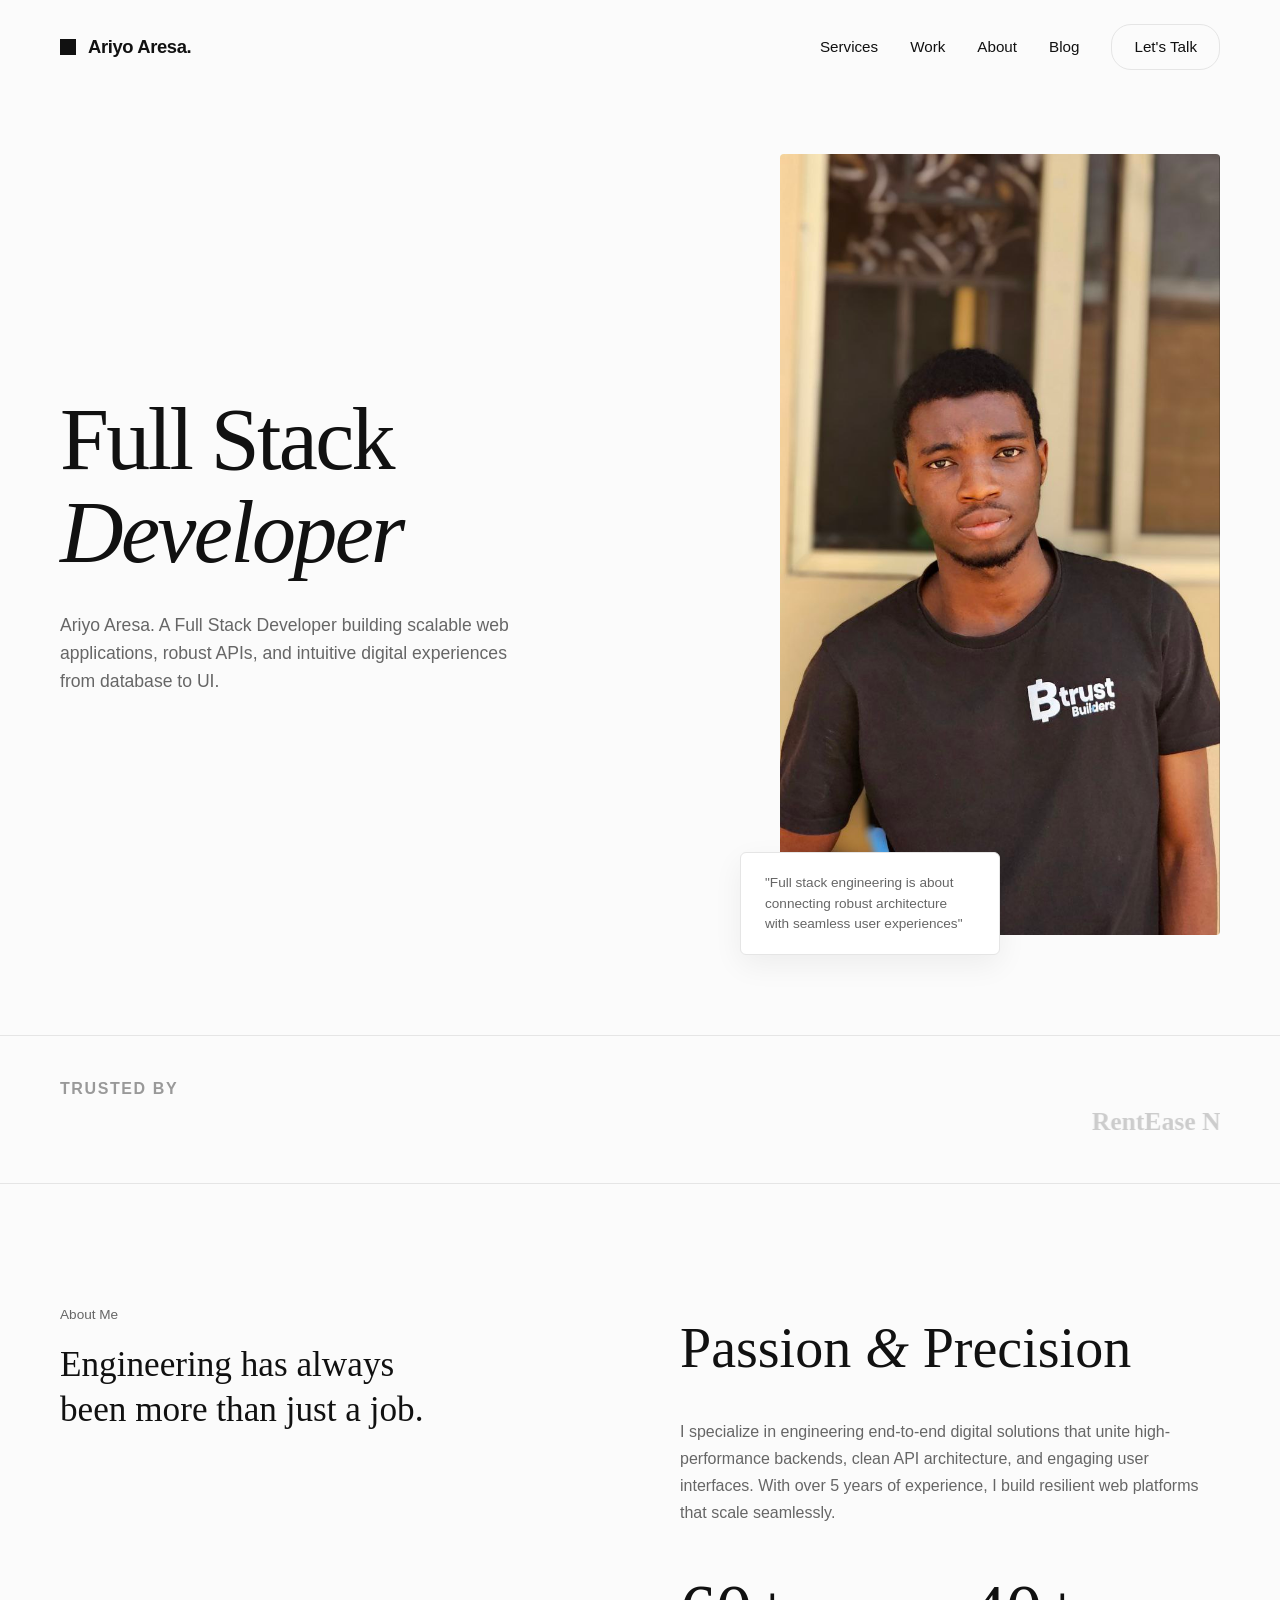
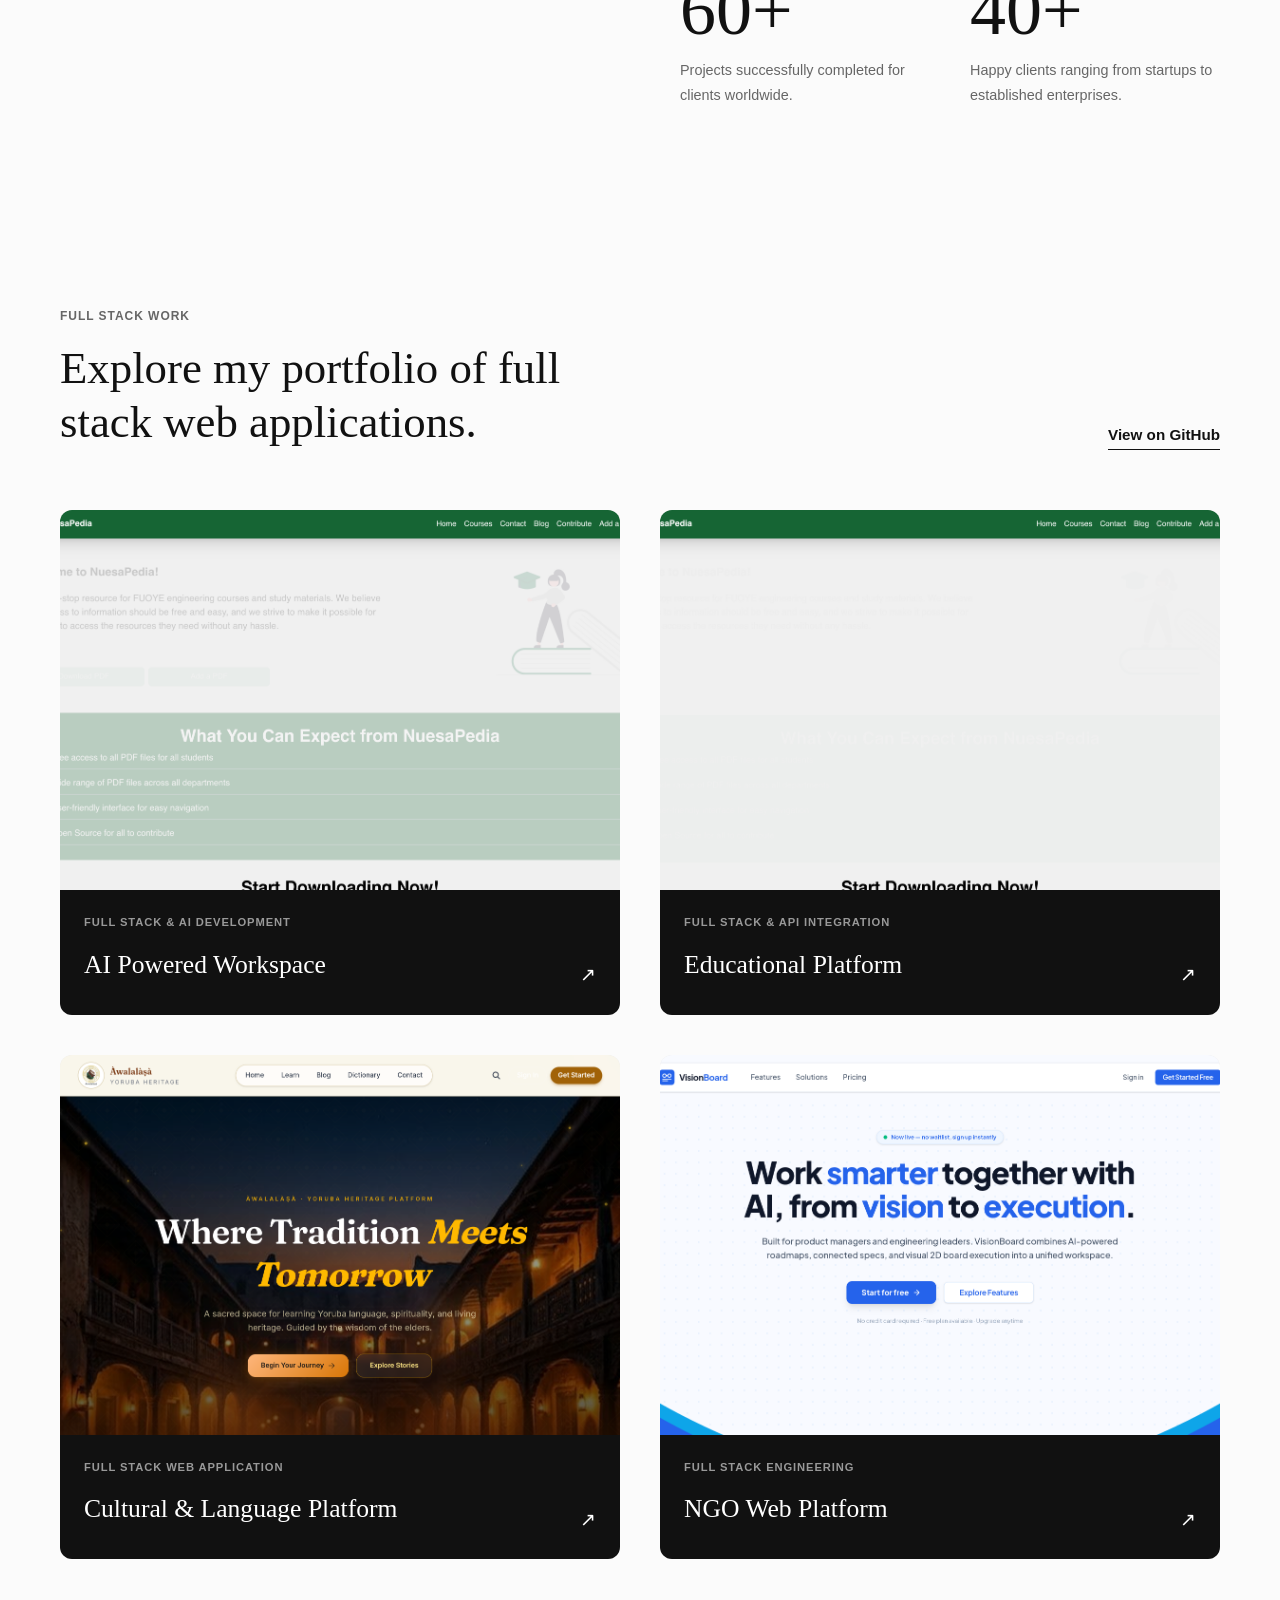
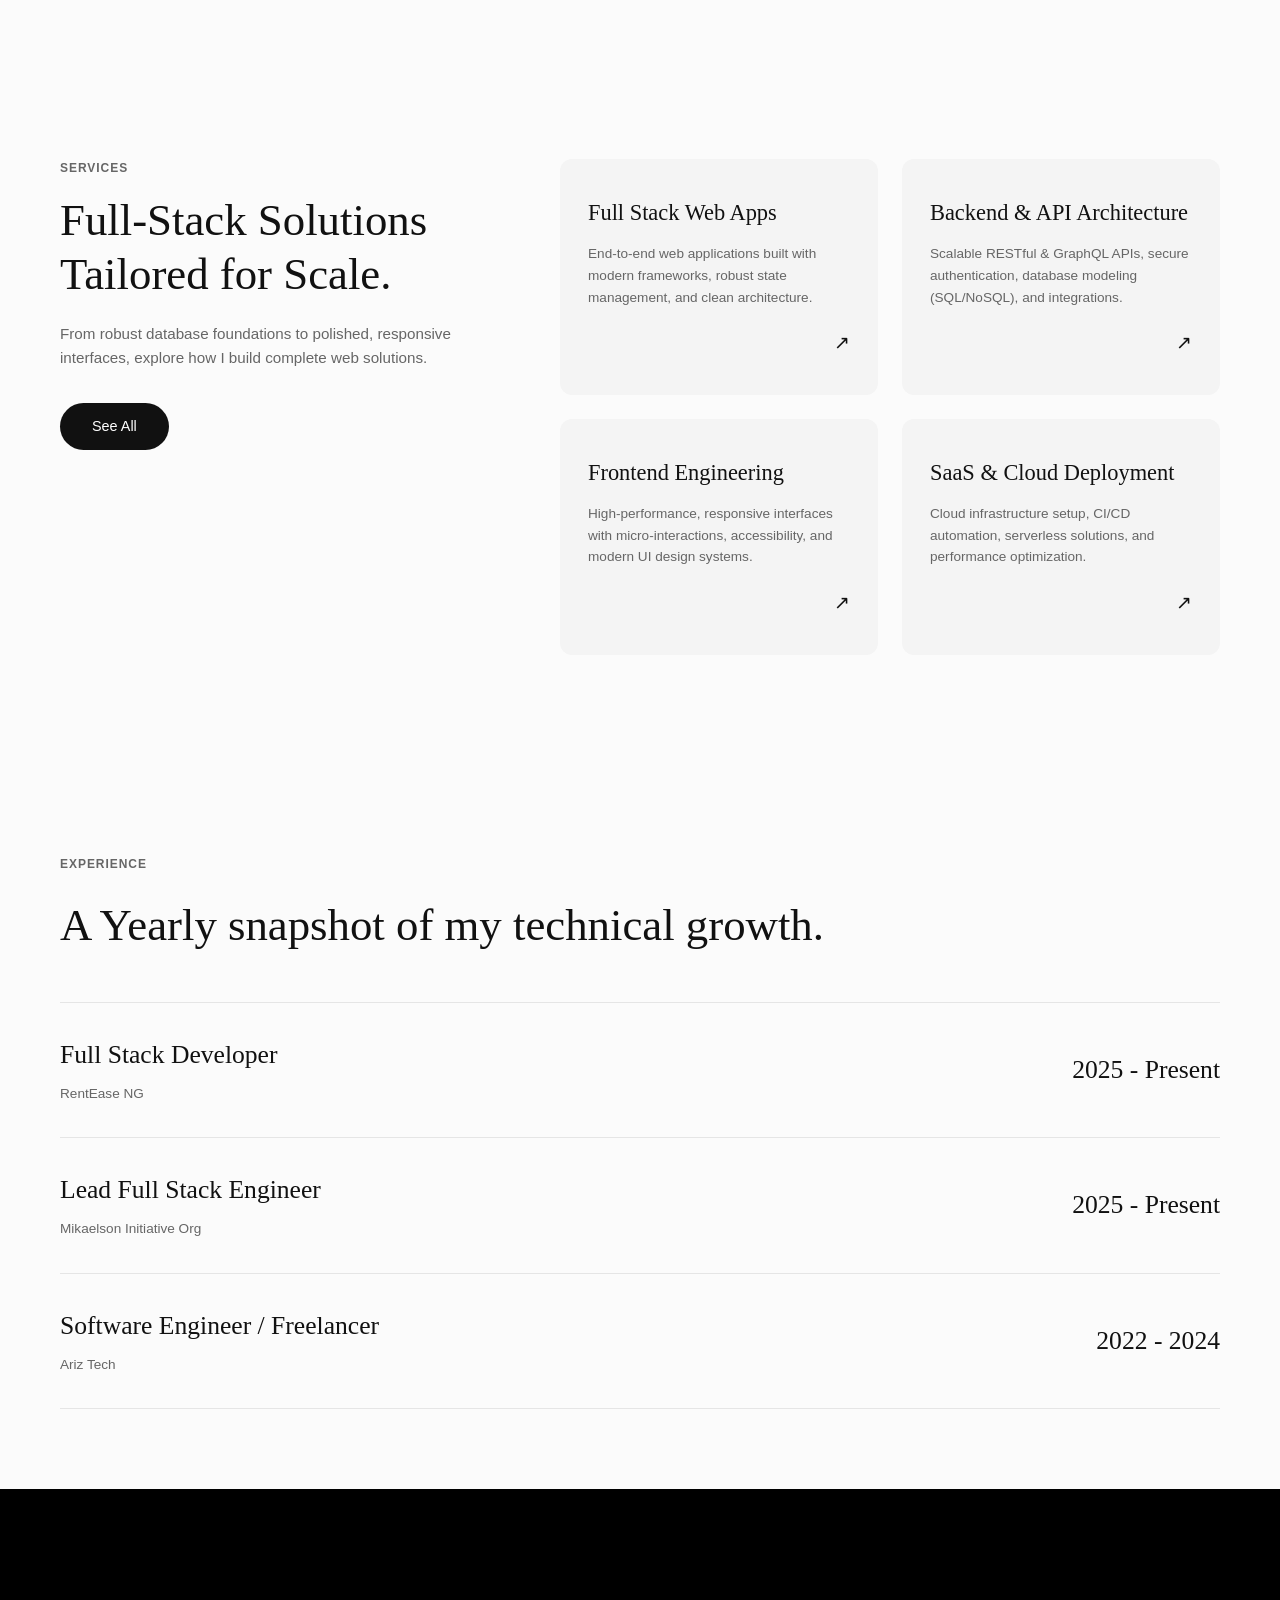
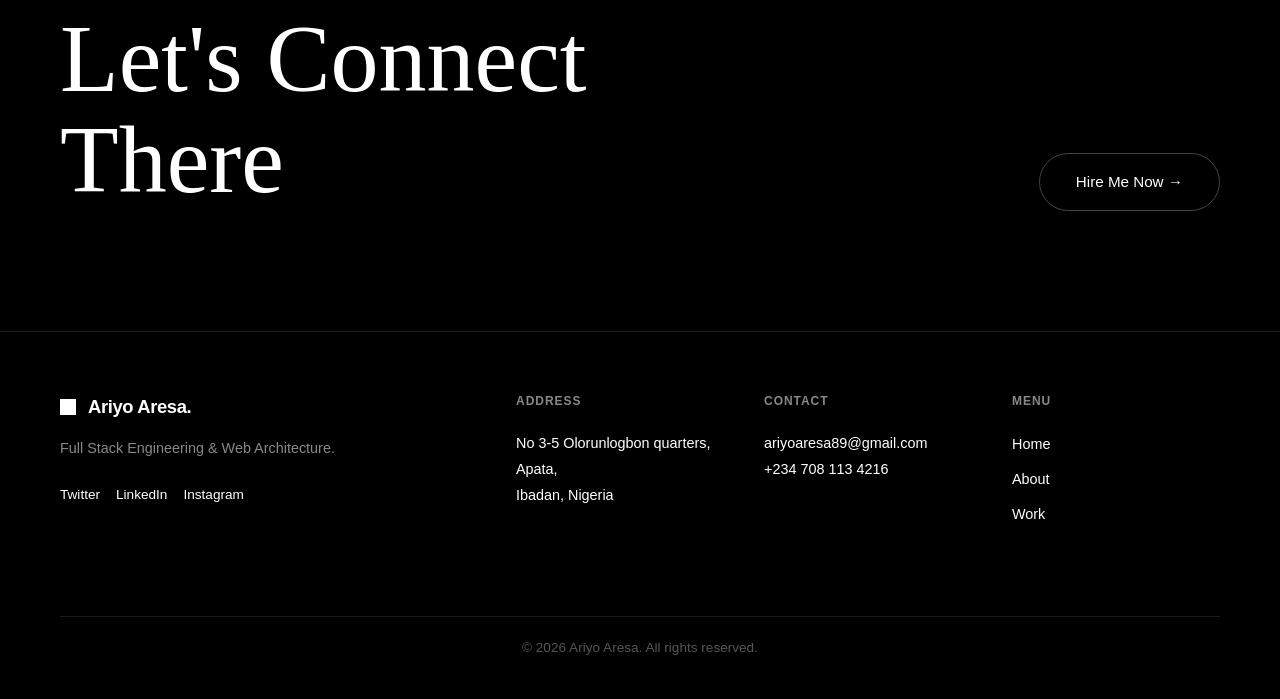
<file: index.html>
<!DOCTYPE html>
<html lang="en">
<head>
    <meta charset="UTF-8">
    <meta name="viewport" content="width=device-width, initial-scale=1.0">
    <title>Ariyo Aresa - Full Stack Developer</title>
    <link rel="stylesheet" href="styles.css">
</head>
<body>

    <header class="navbar">
        <div class="logo">
            <span class="logo-box"></span>
            <span class="logo-text">Ariyo Aresa.</span>
        </div>
        <nav class="nav-links">
            <a href="#services">Services</a>
            <a href="#work">Work</a>
            <a href="#about">About</a>
            <a href="#blog">Blog</a>
            <a href="#contact" class="btn-talk">Let's Talk</a>
        </nav>
    </header>

    <main>
        <section class="hero-section">
            <div class="hero-text">
                <h1 class="hero-title">
                    Full Stack<br>
                    <em>Developer</em>
                </h1>
                <p class="hero-description">
                    Ariyo Aresa. A Full Stack Developer building scalable web applications, robust APIs, and intuitive digital experiences from database to UI.
                </p>
            </div>
            <div class="hero-image-container">
                <div class="image-wrapper">
                    <img src="images/images 7 (1).jpg" alt="Ariyo Aresa" class="hero-img">
                    <div class="quote-card">
                        <p>"Full stack engineering is about connecting robust architecture with seamless user experiences"</p>
                    </div>
                </div>
            </div>
        </section>

        <section class="trusted-section">
             <p><span class="section-label">TRUSTED BY</span></p>

            <marquee class="logos-ticker" behavior="scroll" direct="left">
                <span class="client-logo">RentEase NG</span>
                <span class="client-logo active">Mikaelson Initiative Org</span>
                <span class="client-logo">Basecrow</span>
                <span class="client-logo">OAHS OSA</span>
                <span class="client-logo">RentEase</span>
            </marquee>
            </div>
        </section>

        <section id="about" class="about-section">
            <div class="about-grid">
                <div class="about-left">
                    <span class="sub-tag">About Me</span>
                    <h2>Engineering has always been more than just a job.</h2>
                </div>
                <div class="about-right">
                    <h2 class="serif-heading">Passion <em>&</em> Precision</h2>
                    <p>I specialize in engineering end-to-end digital solutions that unite high-performance backends, clean API architecture, and engaging user interfaces. With over 5 years of experience, I build resilient web platforms that scale seamlessly.</p>
                    
                    <div class="stats-grid">
                        <div class="stat-item">
                            <h3>60+</h3>
                            <p>Projects successfully completed for clients worldwide.</p>
                        </div>
                        <div class="stat-item">
                            <h3>40+</h3>
                            <p>Happy clients ranging from startups to established enterprises.</p>
                        </div>
                    </div>
                </div>
            </div>
        </section>

        <section id="work" class="work-section">
            <div class="section-header">
                <div>
                    <span class="section-tag">FULL STACK WORK</span>
                    <h2 class="serif-title">Explore my portfolio of full stack web applications.</h2>
                </div>
                <a href="https://github.com" target="_blank" rel="noopener noreferrer" class="link-github">View on GitHub</a>
            </div>

            <div class="projects-grid">
                <article class="project-card">
                    <div class="project-preview">
                        <img src="images/images 7 (2).png" alt="AI Powered Workspace Preview">
                    </div>
                    <div class="project-info">
                        <span class="project-category">FULL STACK & AI DEVELOPMENT</span>
                        <div class="project-title-row">
                            <h3>AI Powered Workspace</h3>
                            <span class="arrow-icon">↗</span>
                        </div>
                    </div>
                </article>

                <article class="project-card">
                    <div class="project-preview">
                        <img src="images/images 7 (5).png" alt="Educational Platform Preview">
                    </div>
                    <div class="project-info">
                        <span class="project-category">FULL STACK & API INTEGRATION</span>
                        <div class="project-title-row">
                            <h3>Educational Platform</h3>
                            <span class="arrow-icon">↗</span>
                        </div>
                    </div>
                </article>

                <article class="project-card">
                    <div class="project-preview">
                        <img src="images/images 7 (3).png" alt="Cultural & Language Platform Preview">
                    </div>
                    <div class="project-info">
                        <span class="project-category">FULL STACK WEB APPLICATION</span>
                        <div class="project-title-row">
                            <h3>Cultural & Language Platform</h3>
                            <span class="arrow-icon">↗</span>
                        </div>
                    </div>
                </article>

                <article class="project-card">
                    <div class="project-preview">
                        <img src="images/images 7 (4).png" alt="NGO Web Platform Preview">
                    </div>
                    <div class="project-info">
                        <span class="project-category">FULL STACK ENGINEERING</span>
                        <div class="project-title-row">
                            <h3>NGO Web Platform</h3>
                            <span class="arrow-icon">↗</span>
                        </div>
                    </div>
                </article>
            </div>
        </section>

        <section id="services" class="services-section">
            <div class="services-sidebar">
                <span class="section-tag">SERVICES</span>
                <h2>Full-Stack Solutions Tailored for Scale.</h2>
                <p>From robust database foundations to polished, responsive interfaces, explore how I build complete web solutions.</p>
                <a href="#contact" class="btn-black">See All</a>
            </div>

            <div class="services-grid">
                <div class="service-card">
                    <h3>Full Stack Web Apps</h3>
                    <p>End-to-end web applications built with modern frameworks, robust state management, and clean architecture.</p>
                    <span class="arrow-icon">↗</span>
                </div>
                <div class="service-card">
                    <h3>Backend & API Architecture</h3>
                    <p>Scalable RESTful & GraphQL APIs, secure authentication, database modeling (SQL/NoSQL), and integrations.</p>
                    <span class="arrow-icon">↗</span>
                </div>
                <div class="service-card">
                    <h3>Frontend Engineering</h3>
                    <p>High-performance, responsive interfaces with micro-interactions, accessibility, and modern UI design systems.</p>
                    <span class="arrow-icon">↗</span>
                </div>
                <div class="service-card">
                    <h3>SaaS & Cloud Deployment</h3>
                    <p>Cloud infrastructure setup, CI/CD automation, serverless solutions, and performance optimization.</p>
                    <span class="arrow-icon">↗</span>
                </div>
            </div>
        </section>

        <section class="experience-section">
            <span class="section-tag">EXPERIENCE</span>
            <h2>A Yearly snapshot of my technical growth.</h2>

            <div class="experience-list">
                <div class="experience-item">
                    <div class="role-details">
                        <h3>Full Stack Developer</h3>
                        <span class="company">RentEase NG</span>
                    </div>
                    <div class="period">2025 - Present</div>
                </div>

                <div class="experience-item">
                    <div class="role-details">
                        <h3>Lead Full Stack Engineer</h3>
                        <span class="company">Mikaelson Initiative Org</span>
                    </div>
                    <div class="period">2025 - Present</div>
                </div>

                <div class="experience-item">
                    <div class="role-details">
                        <h3>Software Engineer / Freelancer</h3>
                        <span class="company">Ariz Tech</span>
                    </div>
                    <div class="period">2022 - 2024</div>
                </div>
            </div>
        </section>

        <section id="contact" class="cta-section">
            <div class="cta-content">
                <h2>Let's Connect<br>There</h2>
                <a href="mailto:ariyoaresa89@gmail.com" class="btn-outline-light">Hire Me Now &rarr;</a>
            </div>
        </section>
    </main>

    <footer class="footer">
        <div class="footer-grid">
            <div class="footer-brand">
                <div class="logo">
                    <span class="logo-box white"></span>
                    <span class="logo-text white">Ariyo Aresa.</span>
                </div>
                <p>Full Stack Engineering & Web Architecture.</p>
                <div class="social-links">
                    <a href="https://twitter.com" target="_blank" rel="noopener noreferrer">Twitter</a>
                    <a href="https://linkedin.com" target="_blank" rel="noopener noreferrer">LinkedIn</a>
                    <a href="https://instagram.com" target="_blank" rel="noopener noreferrer">Instagram</a>
                </div>
            </div>

            <div class="footer-column">
                <h4>ADDRESS</h4>
                <p>No 3-5 Olorunlogbon quarters, Apata,<br>Ibadan, Nigeria</p>
            </div>

            <div class="footer-column">
                <h4>CONTACT</h4>
                <p><a href="mailto:ariyoaresa89@gmail.com">ariyoaresa89@gmail.com</a></p>
                <p><a href="tel:+2347081134216">+234 708 113 4216</a></p>
            </div>

            <div class="footer-column">
                <h4>MENU</h4>
                <ul>
                    <li><a href="#">Home</a></li>
                    <li><a href="#about">About</a></li>
                    <li><a href="#work">Work</a></li>
                </ul>
            </div>
        </div>

        <div class="footer-bottom">
            <p>&copy; 2026 Ariyo Aresa. All rights reserved.</p>
        </div>
    </footer>

</body>
</html>
</file>
<file: styles.css>
*, *::before, *::after {
    margin: 0;
    padding: 0;
    box-sizing: border-box;
}

:root {
    --bg-main: #fbfbfb;
    --bg-card: #ffffff;
    --bg-dark: #000000;
    --text-primary: #111111;
    --text-muted: #666666;
    --text-light: #999999;
    --border-color: #e5e5e5;
    --font-sans: -apple-system, BlinkMacSystemFont, "Segoe UI", Roboto, Helvetica, Arial, sans-serif;
    --font-serif: "Playfair Display", Georgia, "Times New Roman", serif;
}

html {
    scroll-behavior: smooth;
}

body {
    background-color: var(--bg-main);
    color: var(--text-primary);
    font-family: var(--font-sans);
    line-height: 1.6;
    -webkit-font-smoothing: antialiased;
}

.navbar {
    display: flex;
    justify-content: space-between;
    align-items: center;
    padding: 24px 60px;
    background-color: var(--bg-main);
    position: sticky;
    top: 0;
    z-index: 100;
}

.logo {
    display: flex;
    align-items: center;
    gap: 12px;
}

.logo-box {
    width: 16px;
    height: 16px;
    background-color: var(--text-primary);
    display: inline-block;
}

.logo-box.white {
    background-color: #ffffff;
}

.logo-text {
    font-size: 1.15rem;
    font-weight: 700;
    letter-spacing: -0.02em;
}

.logo-text.white {
    color: #ffffff;
}

.nav-links {
    display: flex;
    align-items: center;
    gap: 32px;
}

.nav-links a {
    text-decoration: none;
    color: var(--text-primary);
    font-size: 0.95rem;
    font-weight: 500;
    transition: opacity 0.2s ease;
}

.nav-links a:hover {
    opacity: 0.6;
}

.btn-talk {
    border: 1px solid var(--border-color);
    padding: 10px 22px;
    border-radius: 20px;
    background-color: transparent;
}

.btn-talk:hover {
    background-color: var(--text-primary);
    color: #ffffff !important;
}

.hero-section {
    display: grid;
    grid-template-columns: 1.1fr 0.9fr;
    gap: 40px;
    padding: 60px 60px 100px 60px;
    align-items: center;
}

.hero-title {
    font-family: var(--font-serif);
    font-size: 5.5rem;
    line-height: 1.05;
    font-weight: 400;
    letter-spacing: -0.03em;
    margin-bottom: 32px;
}

.hero-title em {
    font-style: italic;
}

.hero-description {
    font-size: 1.1rem;
    color: var(--text-muted);
    max-width: 460px;
    line-height: 1.6;
}

.hero-image-container {
    position: relative;
    display: flex;
    justify-content: flex-end;
}

.image-wrapper {
    position: relative;
    width: 100%;
    max-width: 440px;
}

.hero-img {
    width: 100%;
    height: auto;
    border-radius: 4px;
    object-fit: cover;
    display: block;
}

.quote-card {
    position: absolute;
    bottom: -20px;
    left: -40px;
    background-color: #ffffff;
    padding: 20px 24px;
    border-radius: 6px;
    max-width: 260px;
    box-shadow: 0 10px 30px rgba(0,0,0,0.06);
    border: 1px solid var(--border-color);
}

.quote-card p {
    font-size: 0.85rem;
    color: var(--text-muted);
    line-height: 1.5;
}

.trusted-section {
    padding: 40px 60px;
    border-top: 1px solid var(--border-color);
    border-bottom: 1px solid var(--border-color);
    align-items: center;
    overflow-x: hidden;
}

.section-label {
    
    font-weight: 600;
    color: var(--text-light);
    letter-spacing: 0.1em;
    white-space: nowrap;
}

.logos-ticker {
    display: flex;
    align-items: center;
    justify-content: space-between;
    width: 100%;
    gap: 30px;
}

.client-logo {
    font-family: var(--font-serif);
    font-size: 1.6rem;
    color: #cccccc;
    font-weight: 700;
    white-space: nowrap;
}

.client-logo.active {
    color: var(--text-primary);
}

.about-section {
    padding: 120px 60px;
}

.about-grid {
    display: grid;
    grid-template-columns: 1fr 1fr;
    gap: 80px;
}

.sub-tag {
    font-size: 0.85rem;
    color: var(--text-muted);
    display: block;
    margin-bottom: 16px;
}

.about-left h2 {
    font-family: var(--font-serif);
    font-size: 2.2rem;
    font-weight: 400;
    line-height: 1.3;
    max-width: 380px;
}

.about-right .serif-heading {
    font-family: var(--font-serif);
    font-size: 3.5rem;
    font-weight: 400;
    margin-bottom: 24px;
}

.about-right p {
    color: var(--text-muted);
    font-size: 1rem;
    line-height: 1.7;
    margin-bottom: 48px;
}

.stats-grid {
    display: grid;
    grid-template-columns: 1fr 1fr;
    gap: 40px;
}

.stat-item h3 {
    font-family: var(--font-serif);
    font-size: 4.5rem;
    font-weight: 400;
    line-height: 1;
    margin-bottom: 12px;
}

.stat-item p {
    font-size: 0.9rem;
    color: var(--text-muted);
    margin-bottom: 0;
}

.work-section {
    padding: 80px 60px;
}

.section-tag {
    font-size: 0.75rem;
    font-weight: 700;
    letter-spacing: 0.08em;
    color: var(--text-muted);
    display: block;
    margin-bottom: 16px;
}

.section-header {
    display: flex;
    justify-content: space-between;
    align-items: flex-end;
    margin-bottom: 60px;
}

.serif-title {
    font-family: var(--font-serif);
    font-size: 2.8rem;
    font-weight: 400;
    max-width: 550px;
    line-height: 1.2;
}

.link-github {
    color: var(--text-primary);
    text-decoration: none;
    font-weight: 600;
    font-size: 0.95rem;
    border-bottom: 1px solid var(--text-primary);
    padding-bottom: 2px;
}

.projects-grid {
    display: grid;
    grid-template-columns: 1fr 1fr;
    gap: 40px;
}

.project-card {
    background-color: #eaeaea;
    border-radius: 12px;
    overflow: hidden;
    cursor: pointer;
    transition: transform 0.3s ease;
}

.project-card:hover {
    transform: translateY(-4px);
}

.project-preview {
    width: 100%;
    height: 380px;
    background-color: #d1d1d1;
}

.project-preview img {
    width: 100%;
    height: 100%;
    object-fit: cover;
}

.project-info {
    padding: 24px;
    background-color: #111111;
    color: #ffffff;
}

.project-category {
    font-size: 0.7rem;
    font-weight: 600;
    letter-spacing: 0.08em;
    color: #999999;
    display: block;
    margin-bottom: 8px;
}

.project-title-row {
    display: flex;
    justify-content: space-between;
    align-items: center;
}

.project-title-row h3 {
    font-family: var(--font-serif);
    font-size: 1.6rem;
    font-weight: 400;
}

.services-section {
    padding: 120px 60px;
    display: grid;
    grid-template-columns: 0.8fr 1.2fr;
    gap: 60px;
}

.services-sidebar h2 {
    font-family: var(--font-serif);
    font-size: 2.8rem;
    font-weight: 400;
    line-height: 1.2;
    margin-bottom: 20px;
}

.services-sidebar p {
    color: var(--text-muted);
    margin-bottom: 32px;
    font-size: 0.95rem;
}

.btn-black {
    display: inline-block;
    background-color: var(--text-primary);
    color: #ffffff;
    padding: 12px 32px;
    border-radius: 24px;
    text-decoration: none;
    font-size: 0.9rem;
    font-weight: 500;
}

.services-grid {
    display: grid;
    grid-template-columns: 1fr 1fr;
    gap: 24px;
}

.service-card {
    background-color: #f4f4f4;
    padding: 36px 28px;
    border-radius: 12px;
    position: relative;
    display: flex;
    flex-direction: column;
    justify-content: space-between;
    min-height: 200px;
}

.service-card h3 {
    font-family: var(--font-serif);
    font-size: 1.4rem;
    font-weight: 400;
    margin-bottom: 12px;
}

.service-card p {
    font-size: 0.85rem;
    color: var(--text-muted);
    line-height: 1.6;
}

.arrow-icon {
    align-self: flex-end;
    font-size: 1.2rem;
    margin-top: 20px;
}

.experience-section {
    padding: 80px 60px;
}

.experience-section h2 {
    font-family: var(--font-serif);
    font-size: 2.8rem;
    font-weight: 400;
    margin-bottom: 40px;
}

.experience-list {
    border-top: 1px solid var(--border-color);
}

.experience-item {
    display: flex;
    justify-content: space-between;
    align-items: center;
    padding: 32px 0;
    border-bottom: 1px solid var(--border-color);
}

.experience-item h3 {
    font-family: var(--font-serif);
    font-size: 1.6rem;
    font-weight: 400;
    margin-bottom: 4px;
}

.experience-item .company {
    font-size: 0.85rem;
    color: var(--text-muted);
}

.experience-item .period {
    font-family: var(--font-serif);
    font-size: 1.6rem;
    font-weight: 400;
}

.cta-section {
    background-color: var(--bg-dark);
    color: #ffffff;
    padding: 120px 60px;
}

.cta-content {
    display: flex;
    justify-content: space-between;
    align-items: flex-end;
}

.cta-content h2 {
    font-family: var(--font-serif);
    font-size: 6rem;
    font-weight: 400;
    line-height: 1.05;
}

.btn-outline-light {
    border: 1px solid #444444;
    color: #ffffff;
    padding: 16px 36px;
    border-radius: 30px;
    text-decoration: none;
    font-size: 0.95rem;
    transition: border-color 0.2s ease;
}

.btn-outline-light:hover {
    border-color: #ffffff;
}

.footer {
    background-color: var(--bg-dark);
    color: #ffffff;
    padding: 60px 60px 40px 60px;
    border-top: 1px solid #222222;
}

.footer-grid {
    display: grid;
    grid-template-columns: 2fr 1fr 1fr 1fr;
    gap: 40px;
    margin-bottom: 80px;
}

.footer-brand p {
    color: #888888;
    font-size: 0.9rem;
    margin: 16px 0 24px 0;
}

.social-links {
    display: flex;
    gap: 16px;
}

.social-links a {
    color: #ffffff;
    text-decoration: none;
    font-size: 0.85rem;
}

.footer-column h4 {
    font-size: 0.75rem;
    letter-spacing: 0.08em;
    color: #888888;
    margin-bottom: 20px;
}

.footer-column p, 
.footer-column a {
    color: #ffffff;
    text-decoration: none;
    font-size: 0.9rem;
    line-height: 1.8;
}

.footer-column ul {
    list-style: none;
}

.footer-column ul li {
    margin-bottom: 8px;
}

.footer-bottom {
    text-align: center;
    color: #555555;
    font-size: 0.85rem;
    padding-top: 20px;
    border-top: 1px solid #1a1a1a;
}

@media (max-width: 992px) {
    .hero-section,
    .about-grid,
    .services-section {
        grid-template-columns: 1fr;
    }

    .hero-title {
        font-size: 4rem;
    }

    .projects-grid,
    .services-grid {
        grid-template-columns: 1fr;
    }

    .cta-content {
        flex-direction: column;
        align-items: flex-start;
        gap: 40px;
    }

    .cta-content h2 {
        font-size: 4rem;
    }

    .footer-grid {
        grid-template-columns: 1fr 1fr;
    }
}

@media (max-width: 600px) {
    .navbar,
    .hero-section,
    .trusted-section,
    .about-section,
    .work-section,
    .services-section,
    .experience-section,
    .cta-section,
    .footer {
        padding-left: 20px;
        padding-right: 20px;
    }

    .nav-links {
        display: none;
    }

    .hero-title {
        font-size: 3rem;
    }

    .footer-grid {
        grid-template-columns: 1fr;
    }
}
</file>
